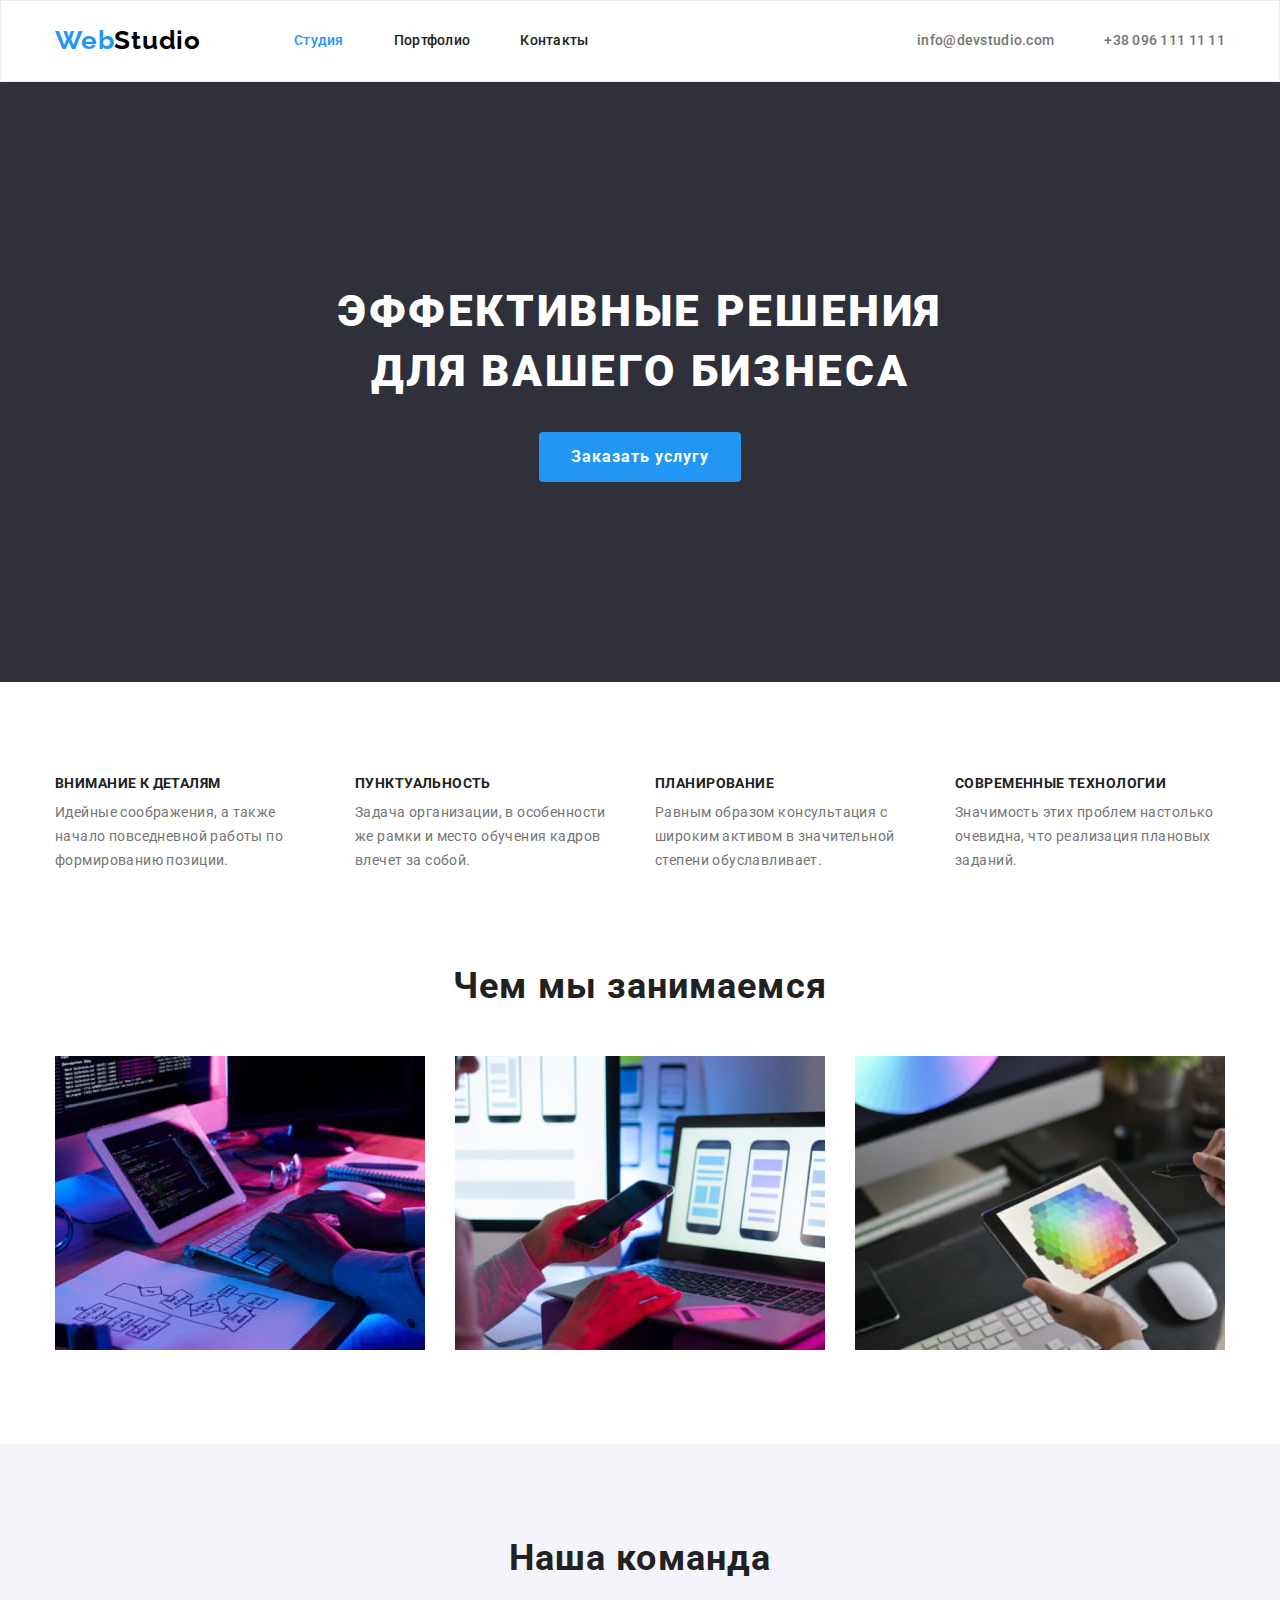
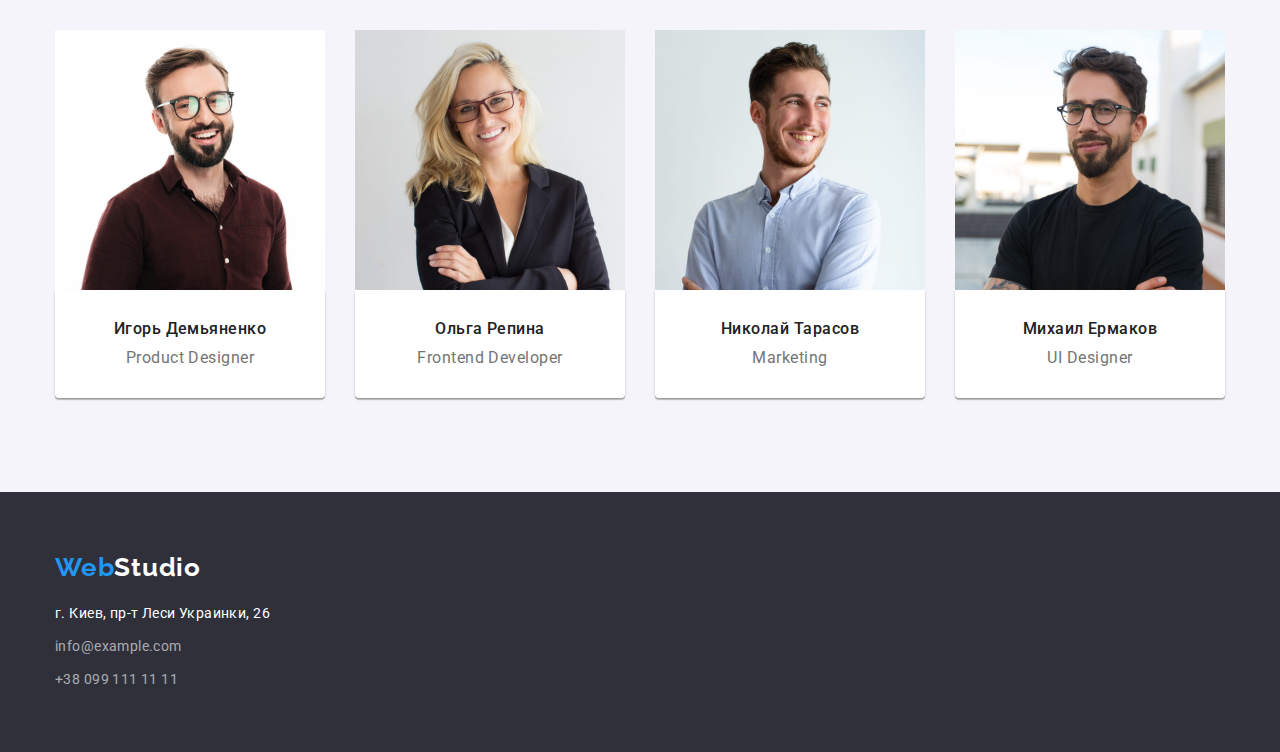
<file: index.html>
<!DOCTYPE html>
<html lang="ru">

<head>
    <meta charset="UTF-8">
    <meta http-equiv="X-UA-Compatible" content="IE=edge">
    <meta name="viewport" content="width=device-width, initial-scale=1.0">
    <title>WebStudio</title>
    <link rel="preconnect" href="https://fonts.gstatic.com">
    <link
        href="https://fonts.googleapis.com/css2?family=Oleo+Script&family=Raleway:wght@700&family=Roboto:wght@400;500;700;900&display=swap"
        rel="stylesheet">    
    <link rel="stylesheet" href="https://cdnjs.cloudflare.com/ajax/libs/modern-normalize/1.0.0/modern-normalize.min.css" />
    <!-- <link rel="stylesheet" href="./css/normalize.css"> -->
    <link rel="stylesheet" href="./css/style.css">
</head>

<body>
    <header class="header">
        <div class="container header-container">
            <nav class="navigation">
                <a class="logo-link link" href="/"><span class="logo-blue-part">Web</span>Studio</a>
                <ul class="menu list">
                    <li class="menu-item"><a class="menu-link link current" href="">Студия</a></li>
                    <li class="menu-item"><a class="menu-link link" href="./portfolio.html">Портфолио</a></li>
                    <li class="menu-item"><a class="menu-link link" href="">Контакты</a></li>
                </ul>
            </nav>
            <ul class="contacts list">
                <li class="contacts-item"><a class="mail-link link" href="mailto:info@devstudio.com">info@devstudio.com</a></li>
                <li class="contacts-item"><a class="tel-link link" href="tel:+380961111111">+38 096 111 11 11</a></li>
            </ul>
        </div>
    </header>
    <main>
        <section class="hero">
                <h1 class="hero-title">Эффективные решения <br> для вашего бизнеса</h1>
                <button class="hero-btn">Заказать услугу</button>
        </section>
        <section class="benefits">
            <div class="container">
            <h2 class="benefits-title visually-hidden">Особенности</h2>
            <ul class="benefits-list list">
                <li class="benefits-list-item">
                    <h3 class="benefits-subtitle">Внимание к деталям</h3>
                    <p class="text">Идейные соображения, а также начало повседневной работы по формированию позиции.</p>
                </li>

                <li class="benefits-list-item">
                    <h3 class="benefits-subtitle">Пунктуальность</h3>
                    <p class="text">Задача организации, в особенности же рамки и место обучения кадров влечет за собой.</p>
                </li>
                <li class="benefits-list-item">
                    <h3 class="benefits-subtitle">Планирование</h3>
                    <p class="text">Равным образом консультация с широким активом в значительной степени обуславливает.</p>
                </li>
                <li class="benefits-list-item">
                    <h3 class="benefits-subtitle">Современные технологии</h3>
                    <p class="text">Значимость этих проблем настолько очевидна, что реализация плановых заданий.</p>
                </li>
            </ul>
            </div>
        </section>
        <section class="about-section">
            <div class="container">
                <h2 class="common-title about-section-title">Чем мы занимаемся</h2>
                <ul class="about-section-list list">
                    <li class="about-section-list-item">
                        <img class="about-section-list-img" src="./img/box1O.jpg" alt="typing" width="370">
                    </li>
                    <li class="about-section-list-item"> 
                        <img class="about-section-list-img" src="./img/box2O.jpg" alt="smartphone" width="370">
                    </li>
                    <li class="about-section-list-item">
                        <img class="about-section-list-img" src="./img/box3O.jpg" alt="tablet" width="370">
                    </li>
                </ul>
            </div>
        </section>
        <section class="team section">
            <div class="container">
                <h2 class="common-title team-title">Наша команда</h2>        
                <ul class="team-list list">
                    <li class="team-list-item">
                        <img src="./img/product_designerO.jpg" alt="product designer's photo" width="270" height="260">
                            <div class="team-list-content">
                                <h3 class="team-name">Игорь Демьяненко</h3>
                                <p class="team-position" lang="en">Product Designer</p>
                            </div>
                    </li>
                    <li class="team-list-item">
                        <img src="./img/frontend_devO.jpg" alt="frontend developer's photo" width="270" height="260">
                            <div class="team-list-content">
                                <h3 class="team-name">Ольга Репина</h3>
                                <p class="team-position" lang="en">Frontend Developer</p>
                            </div>
                    </li>
                    <li class="team-list-item">
                        <img src="./img/marketingO.jpg" alt="marketolog's photo" width="270" height="260">
                            <div class="team-list-content">
                                <h3 class="team-name">Николай Тарасов</h3>
                                <p class="team-position" lang="en">Marketing</p>
                            </div>
                    </li>
                    <li class="team-list-item">
                        <img src="./img/ui_designerO.jpg" alt="ui designer's photo" width="270" height="260">
                            <div class="team-list-content">
                                <h3 class="team-name">Михаил Ермаков</h3>
                                <p class="team-position" lang="en">UI Designer</p>  
                            </div>
                    </li>
                </ul>
            </div>
        </section>
    </main>
    <footer>
        <div class="container">
        <a class="footer-logo-link link" href="/"><span class="footer-logo-blue-part">Web</span>Studio</a>
        <address>
            <p class="adress-text">г. Киев, пр-т Леси Украинки, 26</p>
            <ul class="list">
                <li class="footer-list-item"><a class="footer-list-item-link link" href="mailto:info@example.com">info@example.com</a></li>
                <li class="footer-list-item"><a class="footer-list-item-link link" href="tel:+380991111111">+38 099 111 11 11</a></li>
            </ul>      
        </address>
        </div>
    </footer>
</body>

</html>
</file>
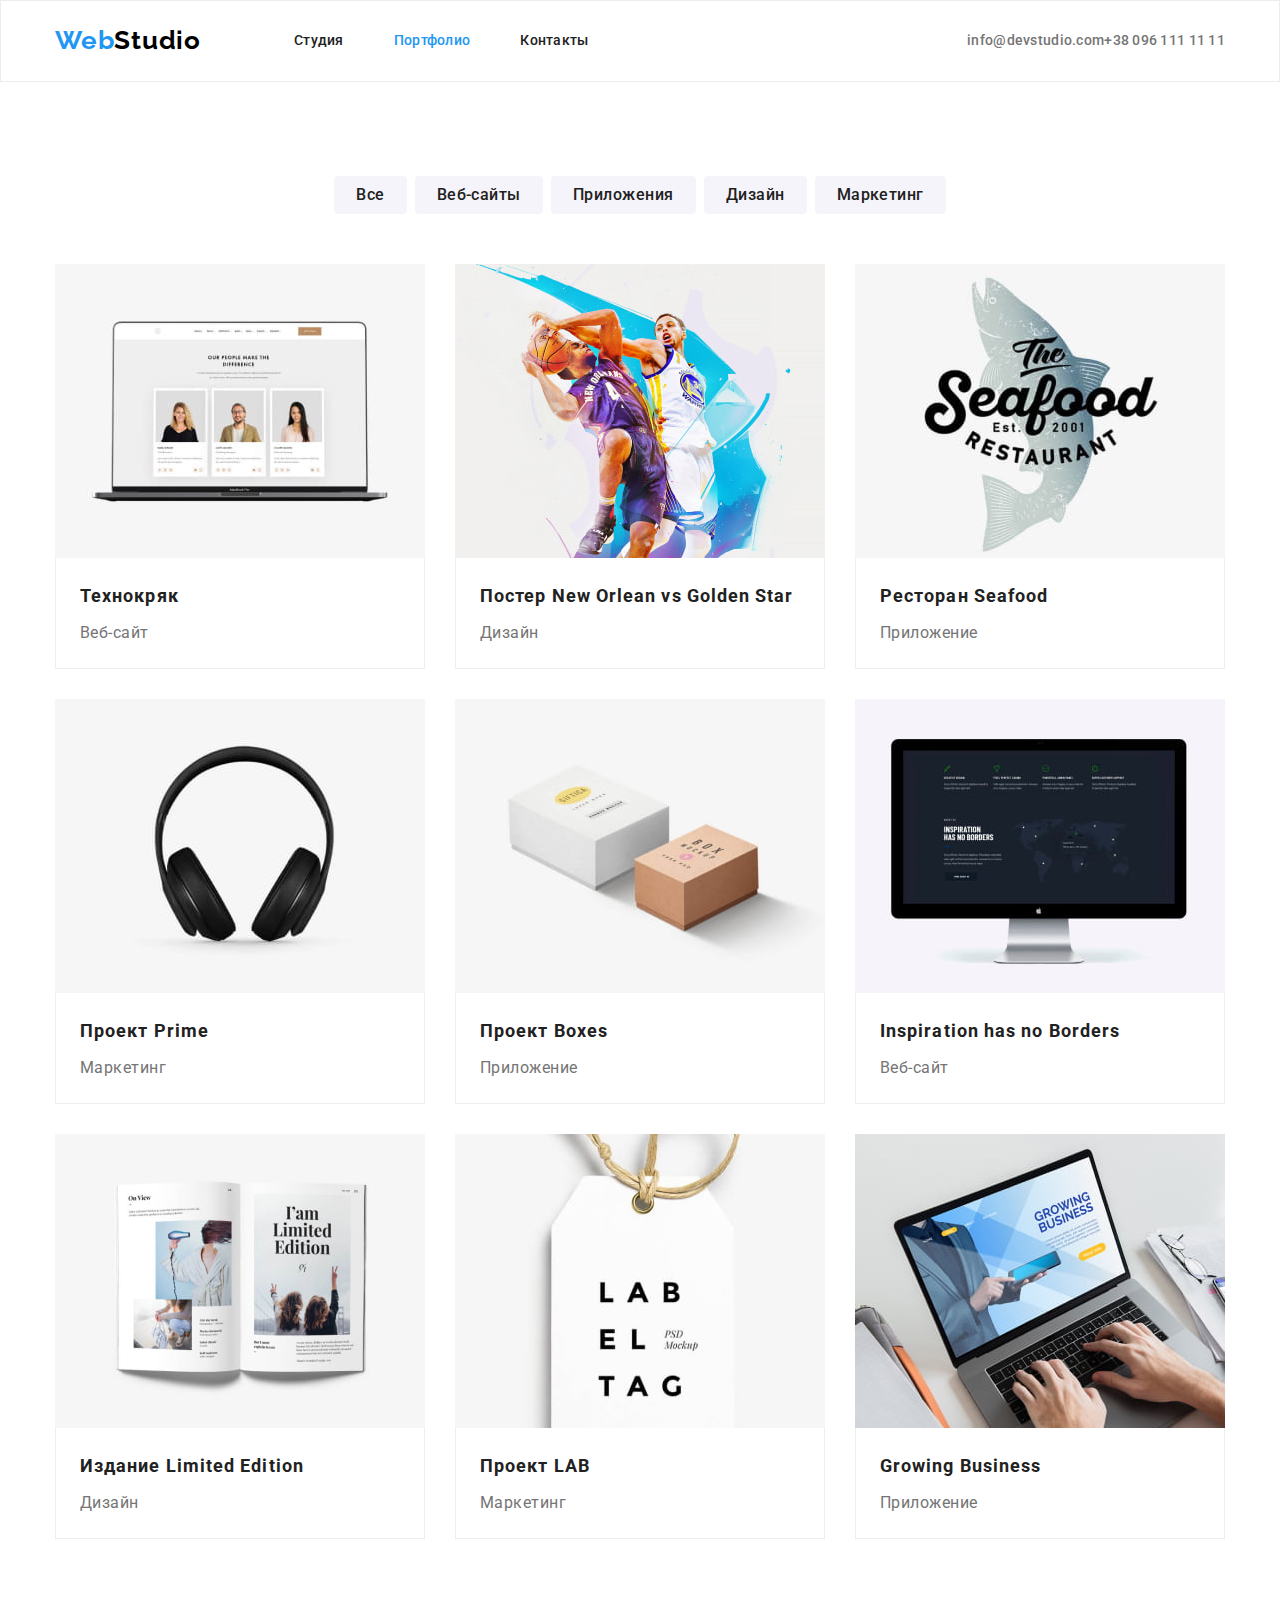
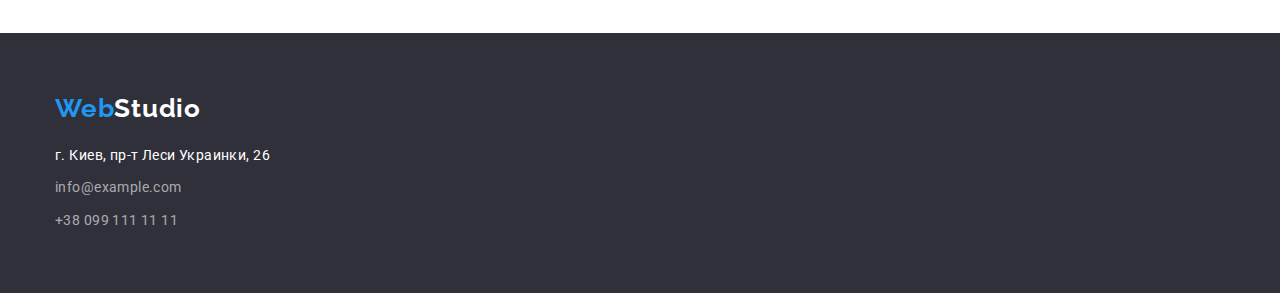
<file: portfolio.html>
<!DOCTYPE html>
<html lang="ru">

<head>
    <meta charset="UTF-8">
    <meta http-equiv="X-UA-Compatible" content="IE=edge">
    <meta name="viewport" content="width=device-width, initial-scale=1.0">
    <title>WebStudio</title>
    <link rel="preconnect" href="https://fonts.gstatic.com">
    <link
        href="https://fonts.googleapis.com/css2?family=Oleo+Script&family=Raleway:wght@700&family=Roboto:wght@400;500;700;900&display=swap"
        rel="stylesheet">
    <link rel="stylesheet" href="https://cdnjs.cloudflare.com/ajax/libs/modern-normalize/1.0.0/modern-normalize.min.css" />
    <!-- <link rel="stylesheet" href="./css/normalize.css"> -->
    <link rel="stylesheet" href="./css/style.css">
</head>

<body>
    <header class="header">
        <div class="container header-container">
        <nav class="navigation">
            <a class="logo-link link" href="/"><span class="logo-blue-part">Web</span>Studio</a>
            <ul class="menu list">
                <li class="menu-item"><a class="menu-link link" href="./index.html">Студия</a></li>
                <li class="menu-item"><a class="menu-link link current" href="">Портфолио</a></li>
                <li class="menu-item"><a class="menu-link link" href="">Контакты</a></li>
            </ul>
        </nav>
        <ul class="contacts list">
            <li><a class="mail-link link" href="mailto:info@devstudio.com">info@devstudio.com</a></li>
            <li><a class="tel-link link" href="tel:+380961111111">+38 096 111 11 11</a></li>
        </ul>
        </div>
    </header>
    <main>
        <section class="portfolio-section section">
            <div class="container">
                <h1 class="visually-hidden">Наши работы</h1>
                <ul class="filtr-section-list list">
                    <li class="filtr-section-item"><button class="filtr-btn" type="button">Все</button></li>
                    <li class="filtr-section-item"><button class="filtr-btn" type="button">Веб-сайты</button></li>
                    <li class="filtr-section-item"><button class="filtr-btn" type="button">Приложения</button></li>
                    <li class="filtr-section-item"><button class="filtr-btn" type="button">Дизайн</button></li>
                    <li class="filtr-section-item"><button class="filtr-btn" type="button">Маркетинг</button></li>
                </ul>
                <ul class="portfolio-list list">
                    <li class="portfolio-item">
                        <img class="portfolio-img" src="./img/laptopO.jpg" alt="laptop" width="370">
                            <div class="portfolio-img-content">
                                <h2 class="portfolio-img-title">Технокряк</h2>
                                <p class="portfolio-img-text">Веб-сайт</p>
                            </div>
                    </li>
                    <li class="portfolio-item">
                        <img class="portfolio-img" src="./img/basketO.jpg" alt="basketball" width="370">
                            <div class="portfolio-img-content">
                                <h2 class="portfolio-img-title">Постер New Orlean vs Golden Star</h2>
                                <p class="portfolio-img-text">Дизайн</p>
                            </div>
                    </li>
                    <li class="portfolio-item">
                        <img class="portfolio-img" src="./img/seafoodO.jpg" alt="restaurant seeafood" width="370">
                            <div class="portfolio-img-content">
                                <h2 class="portfolio-img-title">Ресторан Seafood</h2>
                                <p class="portfolio-img-text">Приложение</p>
                            </div>
                    </li>
                    <li class="portfolio-item">
                        <img class="portfolio-img" src="./img/earphonesO.jpg" alt="earphones" width="370">
                            <div class="portfolio-img-content">
                                <h2 class="portfolio-img-title">Проект Prime</h2>
                                <p class="portfolio-img-text">Маркетинг</p>
                            </div>
                    </li>
                    <li class="portfolio-item">
                        <img class="portfolio-img" src="./img/box_projectO.jpg" alt="boxes" width="370">
                            <div class="portfolio-img-content">
                                <h2 class="portfolio-img-title">Проект Boxes</h2>
                                <p class="portfolio-img-text">Приложение</p>
                            </div>
                    </li>
                    <li class="portfolio-item">
                        <img class="portfolio-img" src="./img/monitorO.jpg" alt="monitor" width="370">
                            <div class="portfolio-img-content">
                                <h2 class="portfolio-img-title">Inspiration has no Borders</h2>
                                <p class="portfolio-img-text">Веб-сайт</p>
                            </div>
                    </li>
                    <li class="portfolio-item">
                        <img class="portfolio-img" src="./img/bookO.jpg" alt="book" width="370">
                            <div class="portfolio-img-content">
                                <h2 class="portfolio-img-title">Издание Limited Edition</h2>
                                <p class="portfolio-img-text">Дизайн</p>
                            </div>
                    </li>
                    <li class="portfolio-item">
                        <img class="portfolio-img" src="./img/labelO.jpg" alt="lable" width="370">
                            <div class="portfolio-img-content">
                                <h2 class="portfolio-img-title">Проект LAB</h2>
                                <p class="portfolio-img-text">Маркетинг</p>
                            </div>
                    </li>
                    <li class="portfolio-item">
                        <img class="portfolio-img" src="./img/laptop_typingO.jpg" alt="typing on laptop" width="370">
                            <div class="portfolio-img-content">
                                <h2 class="portfolio-img-title">Growing Business</h2>
                                <p class="portfolio-img-text">Приложение</p>
                            </div>
                    </li>
                </ul>
            </div>
        </section>                     
    </main>
    <footer>
        <div class="container">
            <a class="footer-logo-link link" href="/"><span class="footer-logo-blue-part">Web</span>Studio</a>
            <address>
                <p class="adress-text">г. Киев, пр-т Леси Украинки, 26</p>
                <ul class="list">
                    <li class="footer-list-item"><a class="footer-list-item-link link"
                            href="mailto:info@example.com">info@example.com</a></li>
                    <li class="footer-list-item"><a class="footer-list-item-link link" href="tel:+380991111111">+38 099 111
                            11 11</a></li>
                </ul>
            </address>
        </div>
    </footer>
</body>
</html>
</file>
<file: css/style.css>
:root {
  --main-font: "Roboto", sans-serif;
  --secondary-font: "Raleway", sans-serif;
  --main-text-color: #212121;
  --accent-color: #2196f3;
  --secondary-text-color: #ffffff;
  --secondary-gray-color: #757575;
}
h1,
h2,
h3,
h4,
h5,
h6,
p {
  margin-top: 0;
  margin-bottom: 0;
}
ul,
ol {
  margin-top: 0;
  margin-bottom: 0;
  padding-left: 0;
}
img {
  display: block;
}
.list {
  list-style: none;
}
.link {
  text-decoration: none;
}
.container {
  width: 1200px;
  padding-left: 15px;
  padding-right: 15px;
  margin: 0 auto;
}
.section {
  padding-top: 94px;
  padding-bottom: 94px;
}

body {
  font-family: var(--main-font);
  color: var(--main-text-color);
}

/* ========================== COMPONENTS ================ */
.common-title {
  font-weight: 700;
  font-size: 36px;
  line-height: 1.16;
  text-align: center;
  letter-spacing: 0.03em;
}
.visually-hidden {
  position: absolute;
  width: 1px;
  height: 1px;
  margin: -1px;
  border: 0;
  padding: 0;

  white-space: nowrap;
  clip-path: inset(100%);
  clip: rect(0 0 0 0);
  overflow: hidden;
}
/* ========================== END COMPONENTS ============ */

/* ========================== HEADER ==================== */
.header {
  padding-top: 24px;
  padding-bottom: 25px;
}
.header-container {
  display: flex;
  justify-content: space-between;
}
.navigation {
  display: flex;
  align-items: center;
}
.menu {
  display: flex;
}
.contacts {
  display: flex;
  align-items: center;
  margin-left: auto;
}
.logo-link {
  font-family: var(--secondary-font);
  font-weight: 700;
  font-size: 26px;
  line-height: 1.19;
  letter-spacing: 0.03em;
  color: #000000;
  margin-right: 93px;
}
.logo-link .logo-blue-part {
  color: var(--accent-color);
}
.menu-item:not(:last-child) {
  margin-right: 50px;
}
.menu-link {
  /* font-family: "Roboto", sans-serif; */
  font-weight: 500;
  font-size: 14px;
  line-height: 1.14;
  letter-spacing: 0.02em;
  color: var(--main-text-color);
}

.menu-link:hover,
.menu-link:focus {
  color: var(--accent-color);
}

.menu-link.current {
  color: var(--accent-color);
}
.contacts-item:not(:last-child) {
  margin-right: 50px;
}
/* .mail-link {
  margin-right: 50px; 
}  */
.mail-link,
.tel-link {
  font-weight: 500;
  font-size: 14px;
  line-height: 1.14;
  letter-spacing: 0.02em;
  color: var(--secondary-gray-color);
}

.mail-link:hover,
.mail-link:focus,
.tel-link:hover,
.tel-link:focus {
  color: var(--accent-color);
}
.header {
  border: 1px solid #ececec;
}
/* ======================== END HEADER ==================== */

/* ======================== HERO ========================== */
.hero {
  background: #2f303a;
  padding-top: 200px;
  padding-bottom: 200px;
  text-align: center;
}
.hero-title {
  font-weight: 900;
  font-size: 44px;
  line-height: 1.36;
  text-align: center;
  letter-spacing: 0.06em;
  text-transform: uppercase;
  color: var(--secondary-text-color);
  margin-bottom: 30px;
}
.hero-btn {
  display: inline-block;
  font-weight: 700;
  font-size: 16px;
  line-height: 1.87;
  letter-spacing: 0.06em;
  color: var(--secondary-text-color);
  background-color: var(--accent-color);
  cursor: pointer;
  padding: 10px 32px;
  border: none;
  border-radius: 4px;
}
.hero-btn:hover,
.hero-btn:focus {
  background-color: #188ce8;
}
/* =========================END HERO========================== */
/* =========================BENEFITS========================== */
.benefits {
  padding-top: 94px;
  padding-bottom: 93px;
}
.benefits-list {
  display: flex;
  justify-content: space-between;
}
.benefits-list-item {
  max-width: 270px;
}
.benefits-subtitle {
  font-weight: 700;
  font-size: 14px;
  line-height: 1.14;
  letter-spacing: 0.03em;
  text-transform: uppercase;
  color: var(--main-text-color);
  margin-bottom: 10px;
}
.text {
  font-size: 14px;
  line-height: 1.71;
  letter-spacing: 0.03em;
  color: var(--secondary-gray-color);
}
/* =========================END BENEFITS========================== */
/* ========================= ABOUT =============================== */

.about-section {
  /* padding-top: 91px; */
  padding-bottom: 94px;
}
.about-section-title {
  margin-bottom: 48px;
}
.about-section-list {
  display: flex;
  justify-content: space-between;
}
/* ========================= END ABOUT ============================= */

/* ========================= TEAM ================================== */
.team {
  background: #f5f4fa;
}
.team-list {
  display: flex;
  flex-wrap: wrap;
  /* justify-content: space-between; */
  margin-left: -30px;
  margin-top: -30px;
}
.team-list-item {
  flex-basis: calc((100% - 120px) / 4);
  margin-left: 30px;
  margin-top: 30px;
}
.team-title {
  margin-bottom: 50px;
}
.team-list-content {
  padding-top: 30px;
  padding-bottom: 30px;
  text-align: center;
  background: #ffffff;
  box-shadow: 0px 1px 3px rgba(0, 0, 0, 0.12), 0px 1px 1px rgba(0, 0, 0, 0.14),
    0px 2px 1px rgba(0, 0, 0, 0.2);
  border-radius: 0px 0px 4px 4px;
}
.team-name {
  font-weight: 500;
  font-size: 16px;
  line-height: 1.18;
  letter-spacing: 0.03em;
  color: var(--main-text-color);
  margin-bottom: 10px;
}
.team-position {
  font-size: 16px;
  line-height: 1.18;
  letter-spacing: 0.03em;
  color: var(--secondary-gray-color);
}
/* ============================= END TEAM ======================= */
/* ============================= FOOTER ========================= */
footer {
  background: #2f303a;
  padding-top: 60px;
  padding-bottom: 60px;
}

.footer-logo-link {
  font-family: var(--secondary-font);
  font-weight: 700;
  font-size: 26px;
  line-height: 1.19;
  letter-spacing: 0.03em;
  color: var(--secondary-text-color);
  display: inline-block;
  margin-bottom: 20px;
}
.footer-logo-blue-part {
  color: var(--accent-color);
}
.adress-text {
  font-style: normal;
  font-size: 14px;
  line-height: 1.71;
  letter-spacing: 0.03em;
  color: var(--secondary-text-color);
  margin-bottom: 9px;
}
.footer-list-item:not(:last-child) {
  margin-bottom: 9px;
}

.footer-list-item-link {
  font-style: normal;
  font-weight: 400;
  font-size: 14px;
  line-height: 1.71;
  letter-spacing: 0.03em;
  color: rgba(255, 255, 255, 0.6);
}
.footer-list-item-link:hover,
.footer-list-item-link:focus {
  color: var(--accent-color);
}
/* ============================== END FOOTER ====================== */
/* ============================== Styles for portfolio============= */
.filtr-section-list {
  display: flex;
  justify-content: center;
}
.filtr-section-item:not(:last-child) {
  margin-right: 8px;
}
.filtr-section-item {
  margin-bottom: 50px;
}
.portfolio-list {
  display: flex;
  flex-wrap: wrap;
  margin-left: -30px;
  margin-top: -30px;
}
.portfolio-item {
  flex-basis: calc((100% - 90px) / 3);
  margin-left: 30px;
  margin-top: 30px;
}
.filtr-btn {
  font-family: var(--main-font);
  font-weight: 500;
  font-size: 16px;
  line-height: 1.62;
  letter-spacing: 0.03em;
  background: #f5f4fa;
  color: var(--main-text-color);
  cursor: pointer;
  padding: 6px 22px;
  border: none;
  border-radius: 4px;
}
.filtr-btn:hover,
.filtr-btn:focus {
  background-color: var(--accent-color);
  color: var(--secondary-text-color);
}
.portfolio-img-title {
  font-family: var(--main-font);
  font-weight: 700;
  font-size: 18px;
  line-height: 2;
  letter-spacing: 0.06em;
  color: var(--main-text-color);
  margin-bottom: 4px;
}
.portfolio-img-text {
  font-family: var(--main-font);
  font-size: 16px;
  line-height: 1.87;
  letter-spacing: 0.03em;
  color: var(--secondary-gray-color);
}
.portfolio-img-content {
  padding: 20px 24px;
  background: #ffffff;
  border: 1px solid #eeeeee;
  border-top: none;
}
</file>
